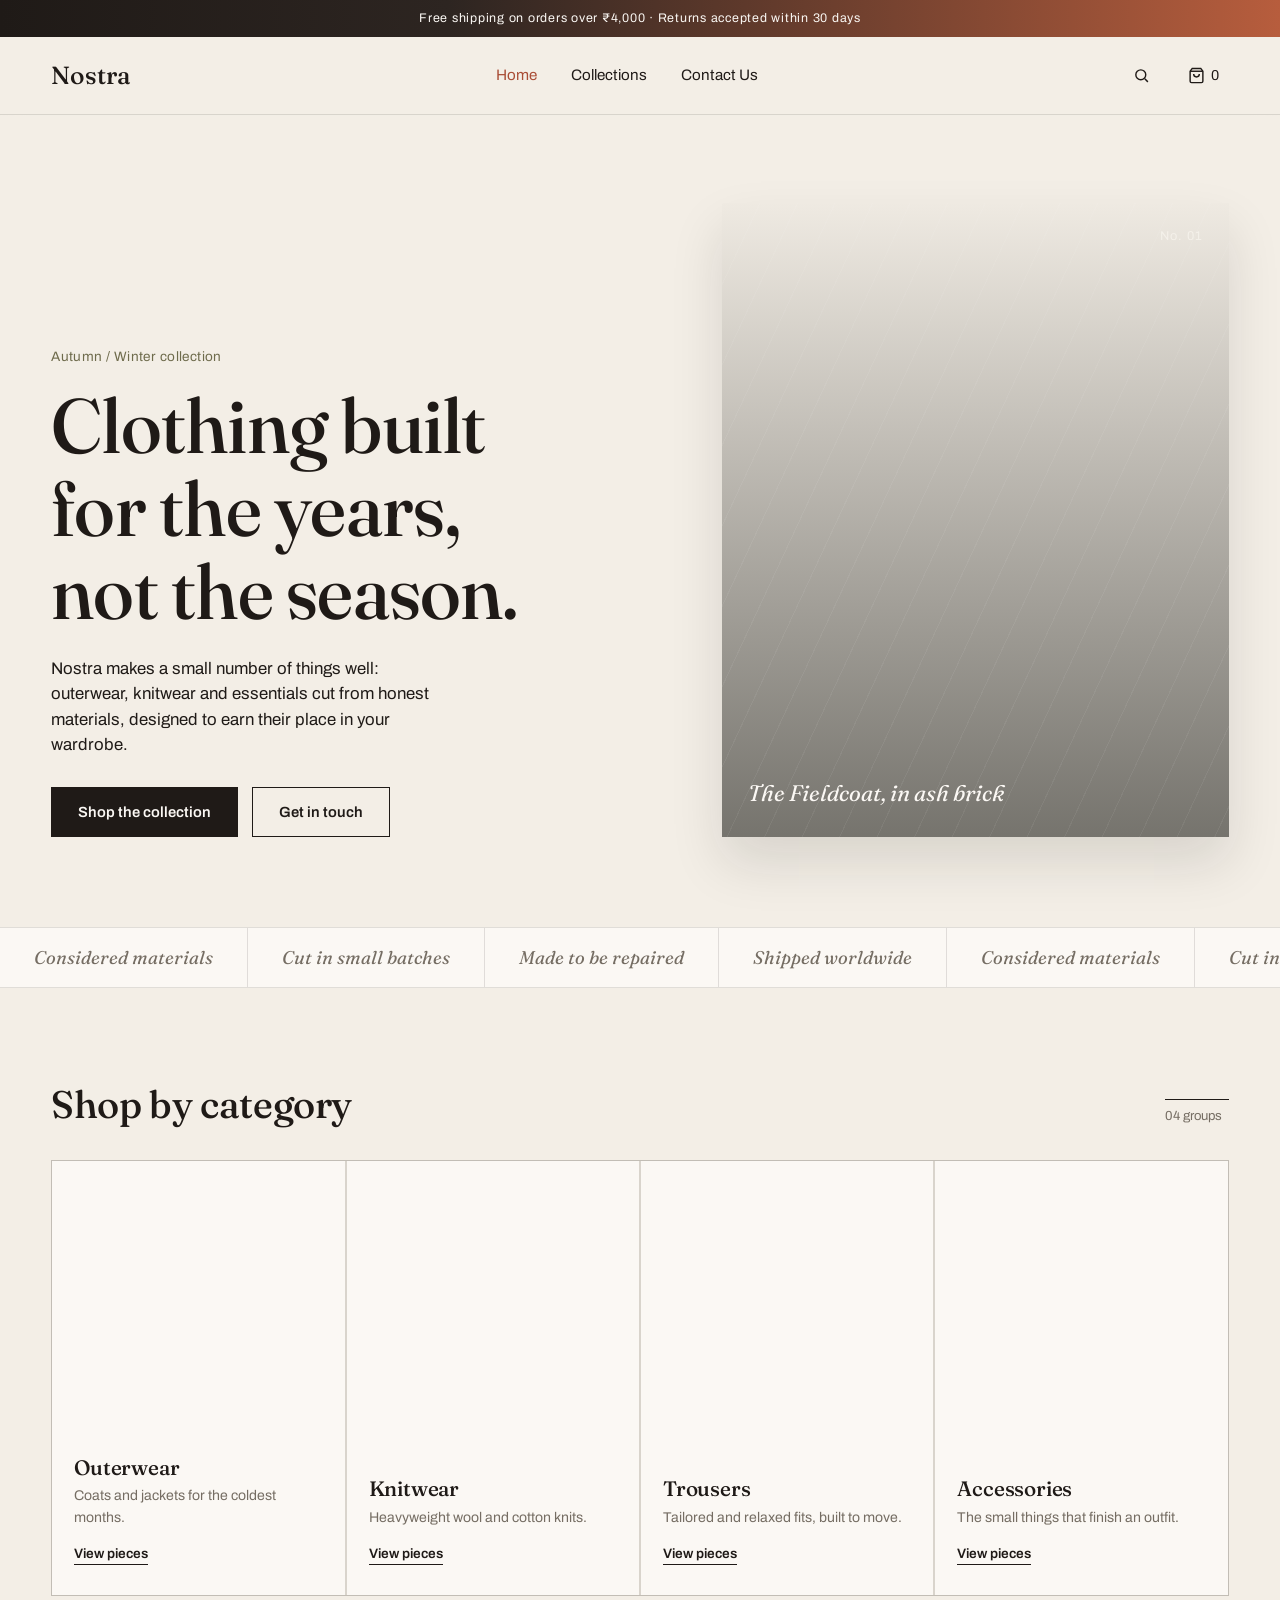
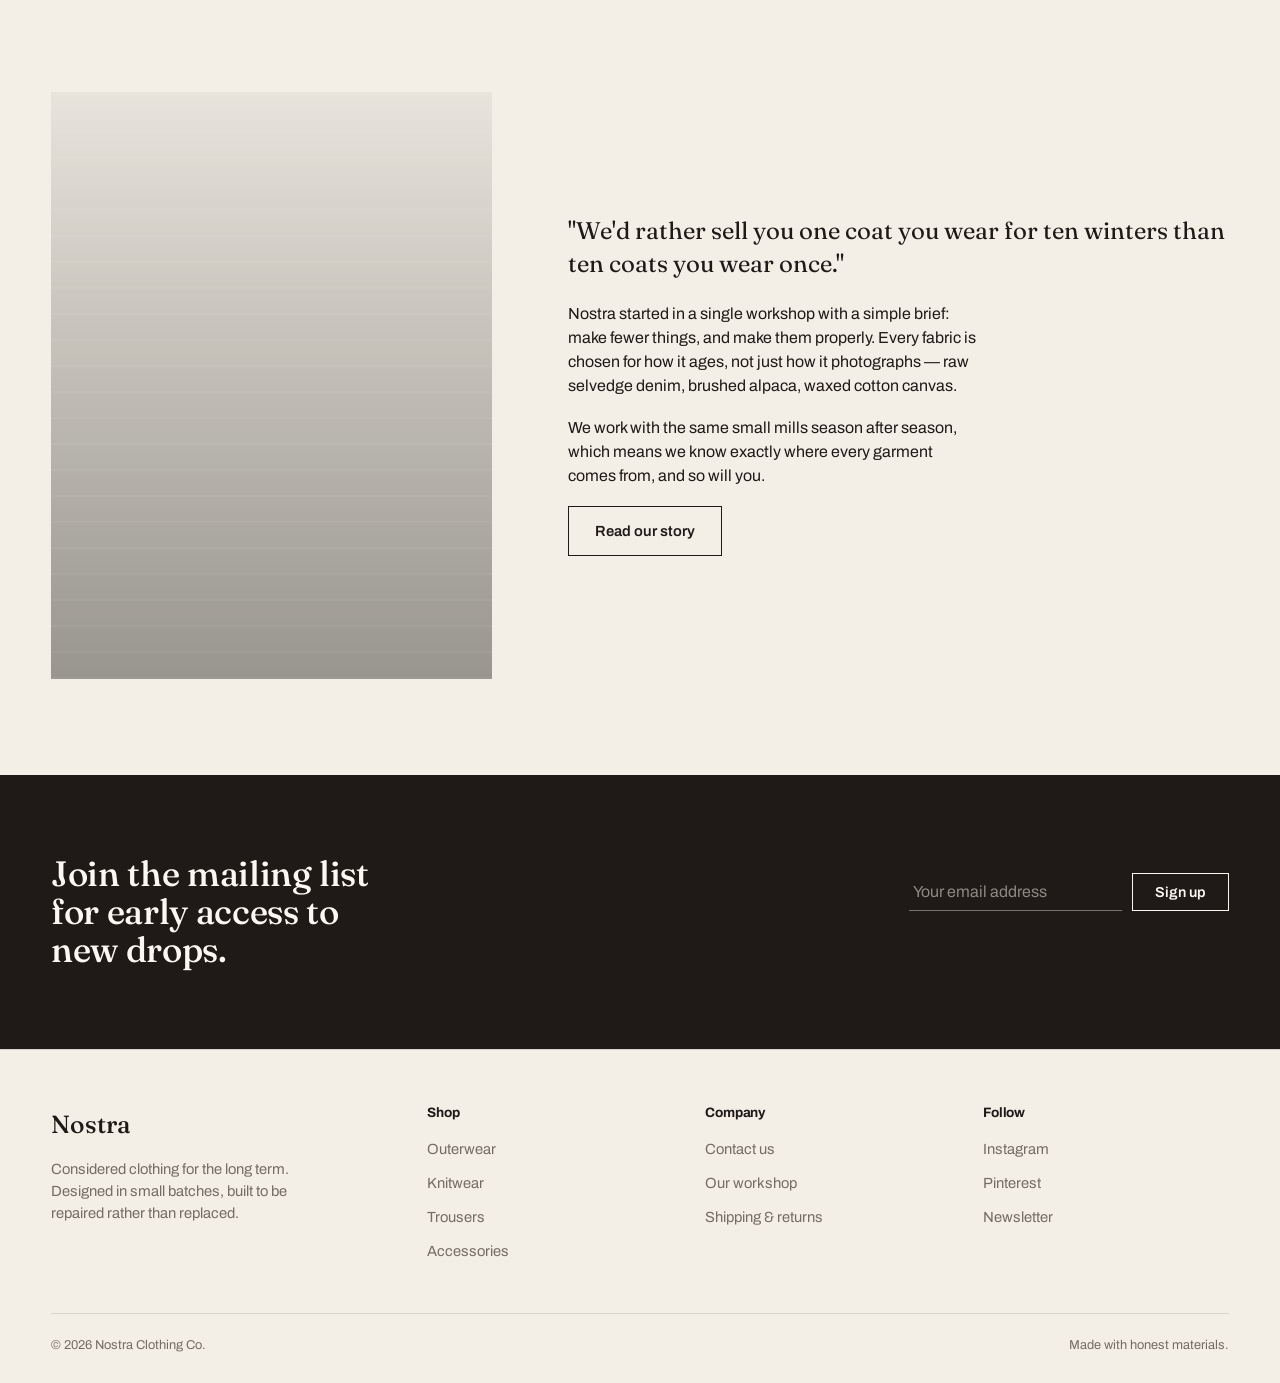
<file: index.html>
<!DOCTYPE html>
<html lang="en">
<head>
<meta charset="UTF-8">
<meta name="viewport" content="width=device-width, initial-scale=1.0">
<title>Nostra — Considered clothing, made to last</title>
<meta name="description" content="Nostra is a considered clothing label. Shop outerwear, knitwear and accessories built from honest materials.">
<link rel="stylesheet" href="style.css">
</head>
<body>

<div class="announce">Free shipping on orders over ₹4,000 · Returns accepted within 30 days</div>

<header class="site-header">
  <nav class="nav">
    <a href="index.html" class="wordmark">Nostra</a>
    <ul class="nav-links">
      <li><a href="index.html" class="active">Home</a></li>
      <li><a href="collections.html">Collections</a></li>
      <li><a href="contact.html">Contact Us</a></li>
    </ul>
    <div class="nav-actions">
      <button class="icon-btn" aria-label="Search">
        <svg width="17" height="17" viewBox="0 0 24 24" fill="none" stroke="currentColor" stroke-width="2"><circle cx="11" cy="11" r="7"/><line x1="21" y1="21" x2="16.65" y2="16.65"/></svg>
      </button>
      <a href="cart.html" class="icon-btn" aria-label="Bag">
        <svg width="17" height="17" viewBox="0 0 24 24" fill="none" stroke="currentColor" stroke-width="2"><path d="M6 2 3 6v14a2 2 0 0 0 2 2h14a2 2 0 0 0 2-2V6l-3-4Z"/><path d="M3 6h18"/><path d="M16 10a4 4 0 0 1-8 0"/></svg>
        <span>0</span>
      </a>
      <button class="nav-toggle" id="navToggle" aria-label="Menu" aria-expanded="false">
        <span></span><span></span><span></span>
      </button>
    </div>
  </nav>
  <div class="mobile-panel" id="mobilePanel">
    <a href="index.html">Home</a>
    <a href="collections.html">Collections</a>
    <a href="contact.html">Contact Us</a>
  </div>
</header>

<main>

  <section class="hero">
    <div class="wrap hero-grid">
      <div>
        <p class="hero-kicker">Autumn / Winter collection</p>
        <h1>Clothing built for the years, not the season.</h1>
        <p class="hero-sub">Nostra makes a small number of things well: outerwear, knitwear and essentials cut from honest materials, designed to earn their place in your wardrobe.</p>
        <div class="hero-actions">
          <a href="collections.html" class="btn btn-primary">Shop the collection</a>
          <a href="contact.html" class="btn btn-outline">Get in touch</a>
        </div>
      </div>
      <div class="hero-panel">
        <span class="panel-no">No. 01</span>
        <span class="panel-tag">The Fieldcoat, in ash brick</span>
      </div>
    </div>
  </section>

  <div class="marquee-strip">
    <div class="marquee-track">
      <span>Considered materials</span>
      <span>Cut in small batches</span>
      <span>Made to be repaired</span>
      <span>Shipped worldwide</span>
      <span>Considered materials</span>
      <span>Cut in small batches</span>
      <span>Made to be repaired</span>
      <span>Shipped worldwide</span>
    </div>
  </div>

  <section class="section">
    <div class="wrap">
      <div class="section-head">
        <h2>Shop by category</h2>
        <span class="section-num">04 groups</span>
      </div>
      <div class="tile-grid">
        <a class="tile" href="collections.html">
          <div class="tile-swatch sw-1"></div>
          <div>
            <h3>Outerwear</h3>
            <p>Coats and jackets for the coldest months.</p>
            <span class="tile-link">View pieces</span>
          </div>
        </a>
        <a class="tile" href="collections.html">
          <div class="tile-swatch sw-2"></div>
          <div>
            <h3>Knitwear</h3>
            <p>Heavyweight wool and cotton knits.</p>
            <span class="tile-link">View pieces</span>
          </div>
        </a>
        <a class="tile" href="collections.html">
          <div class="tile-swatch sw-5"></div>
          <div>
            <h3>Trousers</h3>
            <p>Tailored and relaxed fits, built to move.</p>
            <span class="tile-link">View pieces</span>
          </div>
        </a>
        <a class="tile" href="collections.html">
          <div class="tile-swatch sw-3"></div>
          <div>
            <h3>Accessories</h3>
            <p>The small things that finish an outfit.</p>
            <span class="tile-link">View pieces</span>
          </div>
        </a>
      </div>
    </div>
  </section>

  <section class="section" style="padding-top:0;">
    <div class="wrap editorial">
      <div class="editorial-figure"></div>
      <div class="editorial-body">
        <p class="lede">"We'd rather sell you one coat you wear for ten winters than ten coats you wear once."</p>
        <p>Nostra started in a single workshop with a simple brief: make fewer things, and make them properly. Every fabric is chosen for how it ages, not just how it photographs — raw selvedge denim, brushed alpaca, waxed cotton canvas.</p>
        <p>We work with the same small mills season after season, which means we know exactly where every garment comes from, and so will you.</p>
        <a href="contact.html" class="btn btn-outline">Read our story</a>
      </div>
    </div>
  </section>

</main>

<section class="newsletter">
  <div class="wrap newsletter-grid">
    <h2>Join the mailing list for early access to new drops.</h2>
    <div>
      <form class="newsletter-form" id="newsletterForm">
        <label for="newsletterEmail" class="visually-hidden" style="position:absolute;left:-9999px;">Email address</label>
        <input type="email" id="newsletterEmail" placeholder="Your email address" required>
        <button type="submit">Sign up</button>
      </form>
      <p class="newsletter-note" id="newsletterNote"></p>
    </div>
  </div>
</section>

<footer class="site-footer">
  <div class="wrap">
    <div class="footer-grid">
      <div class="footer-about">
        <div class="wordmark" style="margin-bottom:14px;">Nostra</div>
        <p>Considered clothing for the long term. Designed in small batches, built to be repaired rather than replaced.</p>
      </div>
      <div>
        <h4>Shop</h4>
        <ul>
          <li><a href="collections.html">Outerwear</a></li>
          <li><a href="collections.html">Knitwear</a></li>
          <li><a href="collections.html">Trousers</a></li>
          <li><a href="collections.html">Accessories</a></li>
        </ul>
      </div>
      <div>
        <h4>Company</h4>
        <ul>
          <li><a href="contact.html">Contact us</a></li>
          <li><a href="contact.html">Our workshop</a></li>
          <li><a href="contact.html">Shipping &amp; returns</a></li>
        </ul>
      </div>
      <div>
        <h4>Follow</h4>
        <ul>
          <li><a href="#">Instagram</a></li>
          <li><a href="#">Pinterest</a></li>
          <li><a href="#">Newsletter</a></li>
        </ul>
      </div>
    </div>
    <hr class="hairline">
    <div class="footer-bottom">
      <span>© 2026 Nostra Clothing Co.</span>
      <span>Made with honest materials.</span>
    </div>
  </div>
</footer>

<script src="script.js"></script>
</body>
</html>
</file>
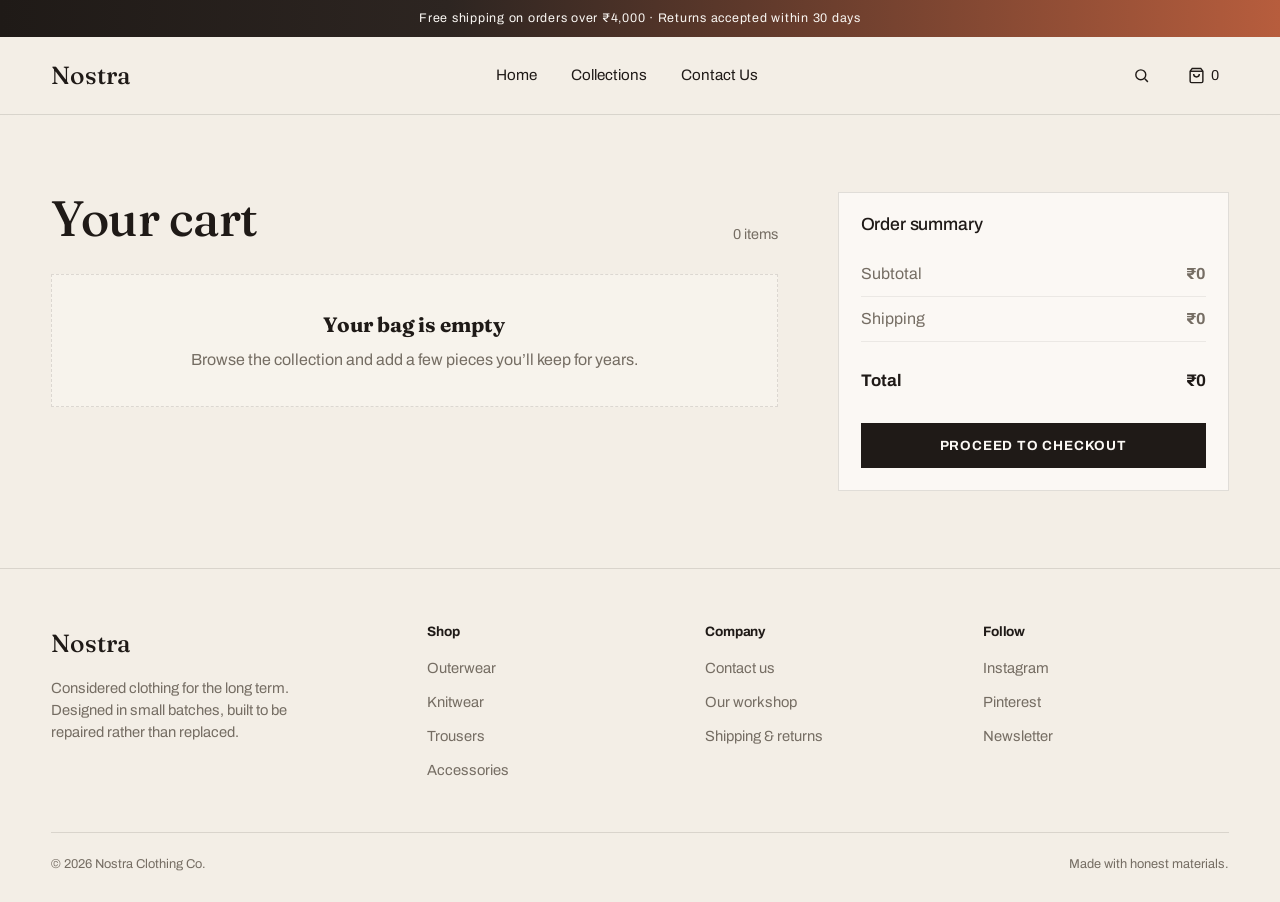
<file: cart.html>
<!DOCTYPE html>
<html lang="en">
<head>
<meta charset="UTF-8">
<meta name="viewport" content="width=device-width, initial-scale=1.0">
<title>Cart — Nostra</title>
<meta name="description" content="Review your Nostra cart and checkout your selected pieces.">
<link rel="stylesheet" href="style.css">
</head>
<body>

<div class="announce">Free shipping on orders over ₹4,000 · Returns accepted within 30 days</div>

<header class="site-header">
  <nav class="nav">
    <a href="index.html" class="wordmark">Nostra</a>
    <ul class="nav-links">
      <li><a href="index.html">Home</a></li>
      <li><a href="collections.html">Collections</a></li>
      <li><a href="contact.html">Contact Us</a></li>
    </ul>
    <div class="nav-actions">
      <button class="icon-btn" aria-label="Search">
        <svg width="17" height="17" viewBox="0 0 24 24" fill="none" stroke="currentColor" stroke-width="2"><circle cx="11" cy="11" r="7"/><line x1="21" y1="21" x2="16.65" y2="16.65"/></svg>
      </button>
      <a href="cart.html" class="icon-btn" aria-label="Bag">
        <svg width="17" height="17" viewBox="0 0 24 24" fill="none" stroke="currentColor" stroke-width="2"><path d="M6 2 3 6v14a2 2 0 0 0 2 2h14a2 2 0 0 0 2-2V6l-3-4Z"/><path d="M3 6h18"/><path d="M16 10a4 4 0 0 1-8 0"/></svg>
        <span>0</span>
      </a>
      <button class="nav-toggle" id="navToggle" aria-label="Menu" aria-expanded="false">
        <span></span><span></span><span></span>
      </button>
    </div>
  </nav>
  <div class="mobile-panel" id="mobilePanel">
    <a href="index.html">Home</a>
    <a href="collections.html">Collections</a>
    <a href="contact.html">Contact Us</a>
  </div>
</header>

<main class="cart-page">
  <div class="wrap cart-layout">
    <section>
      <div class="cart-header">
        <h1>Your cart</h1>
        <span class="cart-count" id="cartCountRow">0 items</span>
      </div>

      <div class="empty-cart" id="cartEmpty">
        <strong>Your bag is empty</strong>
        <span>Browse the collection and add a few pieces you’ll keep for years.</span>
      </div>

      <div class="cart-items" id="cartItems"></div>
    </section>

    <aside class="summary-box">
      <h2>Order summary</h2>
      <div class="summary-row">
        <span>Subtotal</span>
        <strong id="summarySubtotal">₹0</strong>
      </div>
      <div class="summary-row">
        <span>Shipping</span>
        <strong id="summaryShipping">₹0</strong>
      </div>
      <div class="summary-row total">
        <span>Total</span>
        <strong id="summaryTotal">₹0</strong>
      </div>
      <button class="checkout-btn" type="button">Proceed to checkout</button>
    </aside>
  </div>
</main>

<footer class="site-footer">
  <div class="wrap">
    <div class="footer-grid">
      <div class="footer-about">
        <div class="wordmark" style="margin-bottom:14px;">Nostra</div>
        <p>Considered clothing for the long term. Designed in small batches, built to be repaired rather than replaced.</p>
      </div>
      <div>
        <h4>Shop</h4>
        <ul>
          <li><a href="collections.html">Outerwear</a></li>
          <li><a href="collections.html">Knitwear</a></li>
          <li><a href="collections.html">Trousers</a></li>
          <li><a href="collections.html">Accessories</a></li>
        </ul>
      </div>
      <div>
        <h4>Company</h4>
        <ul>
          <li><a href="contact.html">Contact us</a></li>
          <li><a href="contact.html">Our workshop</a></li>
          <li><a href="contact.html">Shipping &amp; returns</a></li>
        </ul>
      </div>
      <div>
        <h4>Follow</h4>
        <ul>
          <li><a href="#">Instagram</a></li>
          <li><a href="#">Pinterest</a></li>
          <li><a href="#">Newsletter</a></li>
        </ul>
      </div>
    </div>
    <hr class="hairline">
    <div class="footer-bottom">
      <span>© 2026 Nostra Clothing Co.</span>
      <span>Made with honest materials.</span>
    </div>
  </div>
</footer>

<script src="script.js"></script>
</body>
</html>
</file>
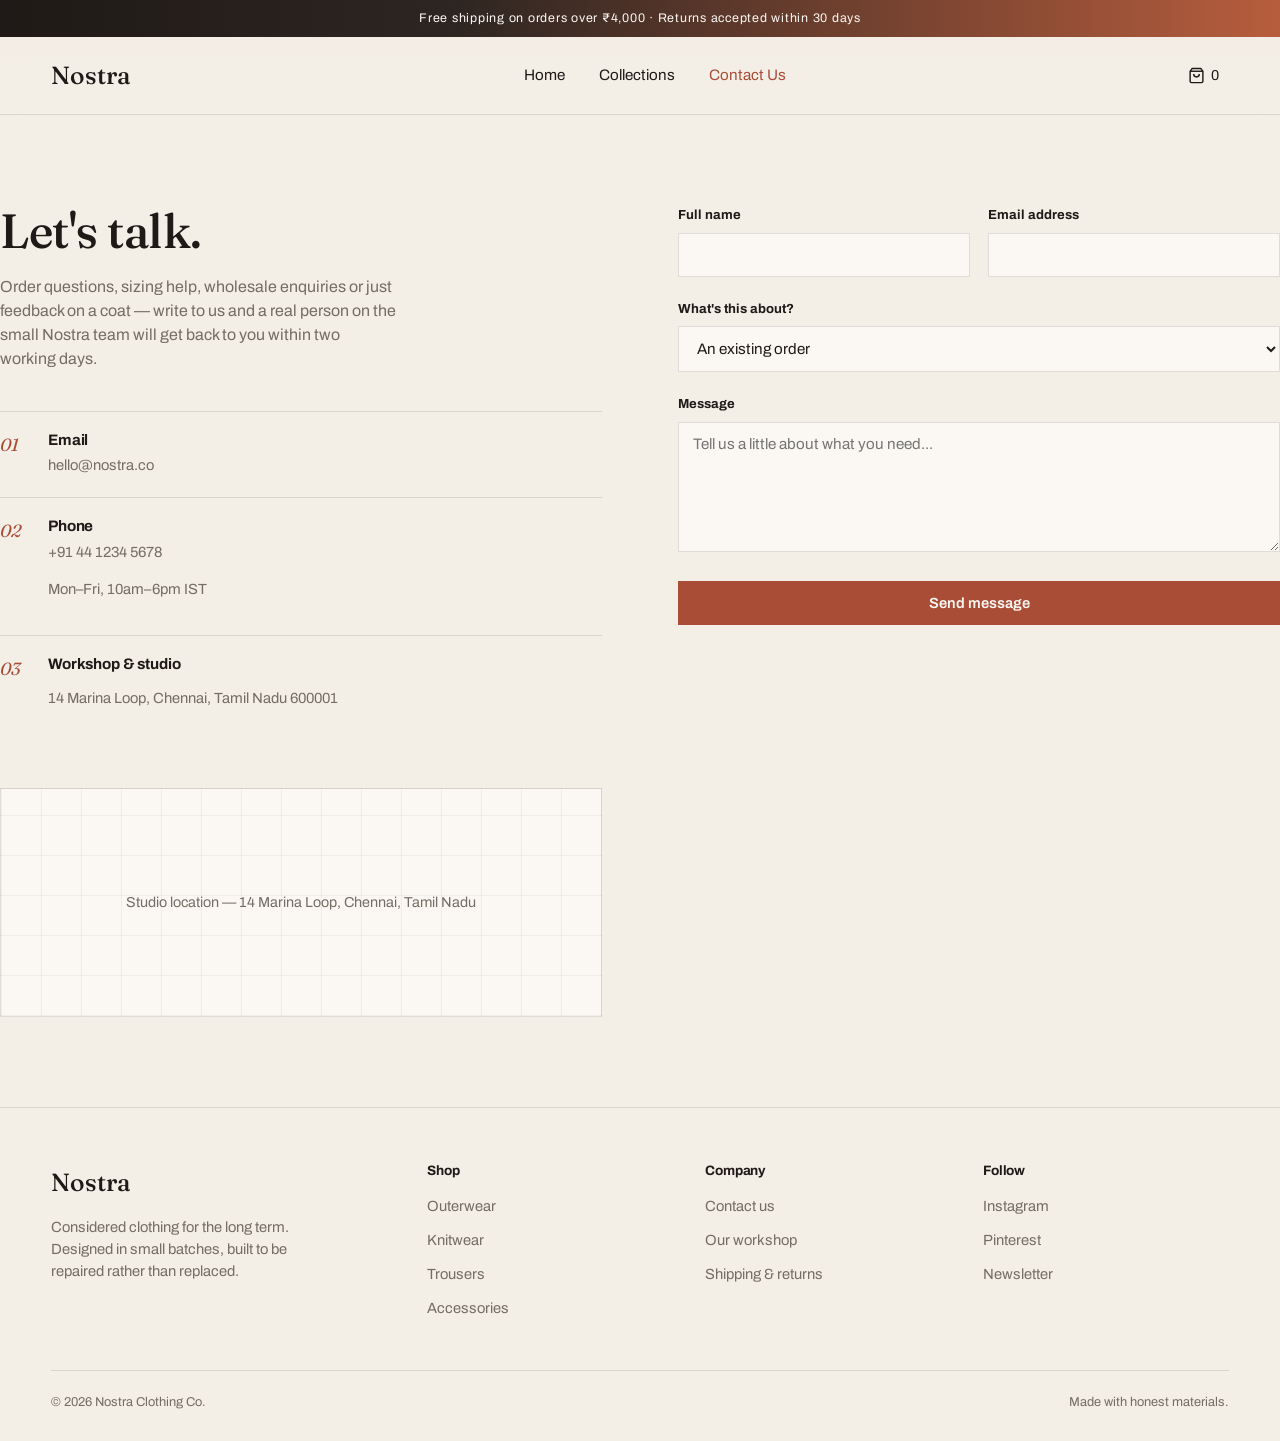
<file: contact.html>
<!DOCTYPE html>
<html lang="en">
<head>
<meta charset="UTF-8">
<meta name="viewport" content="width=device-width, initial-scale=1.0">
<title>Contact Us — Nostra</title>
<meta name="description" content="Get in touch with Nostra for order queries, wholesale enquiries or general questions.">
<link rel="stylesheet" href="style.css">
</head>
<body>

<div class="announce">Free shipping on orders over ₹4,000 · Returns accepted within 30 days</div>

<header class="site-header">
  <nav class="nav">
    <a href="index.html" class="wordmark">Nostra</a>
    <ul class="nav-links">
      <li><a href="index.html">Home</a></li>
      <li><a href="collections.html">Collections</a></li>
      <li><a href="contact.html" class="active">Contact Us</a></li>
    </ul>
    <div class="nav-actions">
      <a href="cart.html" class="icon-btn" aria-label="Bag">
        <svg width="17" height="17" viewBox="0 0 24 24" fill="none" stroke="currentColor" stroke-width="2"><path d="M6 2 3 6v14a2 2 0 0 0 2 2h14a2 2 0 0 0 2-2V6l-3-4Z"/><path d="M3 6h18"/><path d="M16 10a4 4 0 0 1-8 0"/></svg>
        <span>0</span>
      </a>
      <button class="nav-toggle" id="navToggle" aria-label="Menu" aria-expanded="false">
        <span></span><span></span><span></span>
      </button>
    </div>
  </nav>
  <div class="mobile-panel" id="mobilePanel">
    <a href="index.html">Home</a>
    <a href="collections.html">Collections</a>
    <a href="contact.html">Contact Us</a>
  </div>
</header>

<main>
  <div class="wrap contact-layout">

    <div class="contact-info">
      <h1>Let's talk.</h1>
      <p>Order questions, sizing help, wholesale enquiries or just feedback on a coat — write to us and a real person on the small Nostra team will get back to you within two working days.</p>

      <div class="info-block">
        <span class="num">01</span>
        <div>
          <h4>Email</h4>
          <a href="mailto:hello@nostra.co">hello@nostra.co</a>
        </div>
      </div>
      <div class="info-block">
        <span class="num">02</span>
        <div>
          <h4>Phone</h4>
          <a href="tel:+914412345678">+91 44 1234 5678</a>
          <p>Mon–Fri, 10am–6pm IST</p>
        </div>
      </div>
      <div class="info-block">
        <span class="num">03</span>
        <div>
          <h4>Workshop &amp; studio</h4>
          <p>14 Marina Loop, Chennai, Tamil Nadu 600001</p>
        </div>
      </div>

      <div class="map-panel">Studio location — 14 Marina Loop, Chennai, Tamil Nadu</div>
    </div>

    <div>
      <form id="contactForm" novalidate>
        <div class="form-row">
          <div class="form-field">
            <label for="fullName">Full name</label>
            <input type="text" id="fullName" name="fullName" required>
          </div>
          <div class="form-field">
            <label for="email">Email address</label>
            <input type="email" id="email" name="email" required>
          </div>
        </div>

        <div class="form-field">
          <label for="topic">What's this about?</label>
          <select id="topic" name="topic">
            <option value="order">An existing order</option>
            <option value="sizing">Sizing help</option>
            <option value="wholesale">Wholesale enquiry</option>
            <option value="other">Something else</option>
          </select>
        </div>

        <div class="form-field">
          <label for="message">Message</label>
          <textarea id="message" name="message" required placeholder="Tell us a little about what you need..."></textarea>
        </div>

        <button type="submit" class="btn btn-brick btn-full">Send message</button>
        <p class="form-status" id="formStatus" role="status"></p>
      </form>
    </div>

  </div>
</main>

<footer class="site-footer">
  <div class="wrap">
    <div class="footer-grid">
      <div class="footer-about">
        <div class="wordmark" style="margin-bottom:14px;">Nostra</div>
        <p>Considered clothing for the long term. Designed in small batches, built to be repaired rather than replaced.</p>
      </div>
      <div>
        <h4>Shop</h4>
        <ul>
          <li><a href="collections.html">Outerwear</a></li>
          <li><a href="collections.html">Knitwear</a></li>
          <li><a href="collections.html">Trousers</a></li>
          <li><a href="collections.html">Accessories</a></li>
        </ul>
      </div>
      <div>
        <h4>Company</h4>
        <ul>
          <li><a href="contact.html">Contact us</a></li>
          <li><a href="contact.html">Our workshop</a></li>
          <li><a href="contact.html">Shipping &amp; returns</a></li>
        </ul>
      </div>
      <div>
        <h4>Follow</h4>
        <ul>
          <li><a href="#">Instagram</a></li>
          <li><a href="#">Pinterest</a></li>
          <li><a href="#">Newsletter</a></li>
        </ul>
      </div>
    </div>
    <hr class="hairline">
    <div class="footer-bottom">
      <span>© 2026 Nostra Clothing Co.</span>
      <span>Made with honest materials.</span>
    </div>
  </div>
</footer>

<script src="script.js"></script>
</body>
</html>
</file>
<file: style.css>
/* ============================================================
   NOSTRA — stylesheet
   Editorial-minimal fashion e-commerce.
   ============================================================ */

@import url('https://fonts.googleapis.com/css2?family=Fraunces:ital,opsz,wght@0,9..144,300;0,9..144,400;0,9..144,500;0,9..144,600;1,9..144,400&family=Archivo:wght@400;500;600;700&display=swap');

:root{
  --ink:      #1f1a17;
  --bone:     #f3eee6;
  --paper:    #fbf8f4;
  --sand:     #e5d7c4;
  --terracotta:#b75d3d;
  --brick:    #a94d36;
  --brick-dk: #7c3523;
  --olive:    #6e6b4c;
  --sage:     #81907a;
  --stone:    #756d63;
  --line:     rgba(31,26,23,0.12);
  --line-soft:rgba(31,26,23,0.07);

  --serif: 'Fraunces', Georgia, serif;
  --sans:  'Archivo', -apple-system, BlinkMacSystemFont, 'Segoe UI', sans-serif;

  --gutter: clamp(20px, 4vw, 56px);
  --maxw: 1280px;
}

*{ box-sizing: border-box; }
html{ scroll-behavior: smooth; }

@media (prefers-reduced-motion: reduce){
  html{ scroll-behavior: auto; }
  *{ animation-duration: 0.001ms !important; transition-duration: 0.001ms !important; }
}

body{
  margin:0;
  background: var(--bone);
  color: var(--ink);
  font-family: var(--sans);
  font-size: 16px;
  line-height: 1.5;
  -webkit-font-smoothing: antialiased;
}

img{ max-width:100%; display:block; }
a{ color:inherit; text-decoration:none; }
button{ font-family:inherit; cursor:pointer; }
ul{ margin:0; padding:0; list-style:none; }

h1,h2,h3,h4{
  font-family: var(--serif);
  font-weight: 500;
  line-height: 1.08;
  margin: 0;
  letter-spacing: -0.01em;
}

:focus-visible{
  outline: 2px solid var(--brick);
  outline-offset: 3px;
}

.wrap{
  max-width: var(--maxw);
  margin: 0 auto;
  padding-left: var(--gutter);
  padding-right: var(--gutter);
}

.hairline{
  border: none;
  border-top: 1px solid var(--line);
  margin: 0;
}

/* ---------- announcement bar ---------- */
.announce{
  background: linear-gradient(90deg, var(--ink), #2d2521 35%, var(--terracotta));
  color: var(--paper);
  text-align: center;
  font-size: 0.78rem;
  letter-spacing: 0.06em;
  padding: 9px var(--gutter);
}

/* header / nav  */
.site-header{
  position: sticky;
  top: 0;
  z-index: 40;
  background: rgba(243, 238, 230, 0.9);
  backdrop-filter: blur(12px);
  border-bottom: 1px solid var(--line);
}

.nav{
  display: flex;
  align-items: center;
  justify-content: space-between;
  padding: 20px var(--gutter);
  max-width: var(--maxw);
  margin: 0 auto;
  gap: 20px;
}

.wordmark{
  font-family: var(--serif);
  font-size: 1.55rem;
  font-weight: 500;
  letter-spacing: 0.01em;
  white-space: nowrap;
}

.nav-links{
  display: flex;
  gap: 34px;
  font-size: 0.95rem;
}

.nav-links a{
  position: relative;
  padding-bottom: 3px;
  transition: color 0.25s ease, transform 0.25s ease;
}
.nav-links a.active{ color: var(--brick); }
.nav-links a::after{
  content:"";
  position:absolute;
  left:0; right:0; bottom:-2px;
  height:1px;
  background: var(--brick);
  transform: scaleX(0);
  transform-origin: left;
  transition: transform 0.25s ease;
}
.nav-links a:hover{
  color: var(--brick);
  transform: translateY(-1px);
}
.nav-links a:hover::after{ transform: scaleX(1); }

.nav-actions{
  display:flex;
  align-items:center;
  gap:18px;
  font-size:0.9rem;
}

.icon-btn{
  background:none; border:none; color:var(--ink);
  display:flex; align-items:center; gap:6px;
  font-size: 0.9rem;
  padding: 8px 10px;
  border-radius: 999px;
  transition: background 0.25s ease, transform 0.25s ease, color 0.25s ease, box-shadow 0.25s ease;
}
.icon-btn:hover{
  background: rgba(185, 93, 61, 0.08);
  color: var(--brick);
  transform: translateY(-1px);
  box-shadow: 0 6px 18px rgba(31, 26, 23, 0.06);
}

.nav-toggle{
  display:none;
  flex-direction:column;
  gap:5px;
  background:none;
  border:none;
  padding:4px;
}
.nav-toggle span{
  width:22px; height:1.5px; background:var(--ink); display:block;
}

.mobile-panel{
  display:none;
  flex-direction:column;
  padding: 4px var(--gutter) 24px;
  gap: 2px;
  border-top:1px solid var(--line);
}
.mobile-panel.open{ display:flex; }
.mobile-panel a{
  padding: 12px 0;
  border-bottom: 1px solid var(--line-soft);
  font-size: 1rem;
}

@media (max-width: 860px){
  .nav-links{ display:none; }
  .nav-toggle{ display:flex; }
}

/* ---------- buttons ---------- */
.btn{
  display:inline-flex;
  align-items:center;
  justify-content:center;
  gap:8px;
  padding: 13px 26px;
  border: 1px solid var(--ink);
  background: transparent;
  color: var(--ink);
  font-size: 0.92rem;
  font-weight: 600;
  transition: background 0.25s ease, color 0.25s ease, border-color 0.25s ease, transform 0.25s ease, box-shadow 0.25s ease;
}
.btn:hover{
  transform: translateY(-2px);
  box-shadow: 0 12px 24px rgba(27, 27, 22, 0.08);
}
.btn-primary{
  background: var(--ink);
  color: var(--paper);
}
.btn-primary:hover{ background: var(--terracotta); border-color: var(--terracotta); }
.btn-outline:hover{ background: var(--ink); color: var(--paper); }
.btn-brick{
  background: var(--brick);
  border-color: var(--brick);
  color: var(--paper);
}
.btn-brick:hover{ background: var(--brick-dk); border-color: var(--brick-dk); }
.btn-full{ width:100%; }
.btn[disabled]{ opacity:0.45; cursor:not-allowed; }

/* ============================================================
   HOME
   ============================================================ */

.hero{
  padding: clamp(40px, 7vw, 88px) 0 0;
}
.hero-grid{
  display:grid;
  grid-template-columns: 1.1fr 0.9fr;
  gap: var(--gutter);
  align-items: end;
}
.hero-kicker{
  font-size: 0.85rem;
  color: var(--olive);
  letter-spacing: 0.03em;
  margin-bottom: 18px;
}
.hero h1{
  font-size: clamp(2.6rem, 6vw, 5rem);
  max-width: 11ch;
}
.hero-sub{
  margin-top: 22px;
  max-width: 40ch;
  color: var(--ink);
  font-size: 1.05rem;
}
.hero-actions{
  margin-top: 30px;
  display:flex;
  gap: 14px;
  flex-wrap: wrap;
}

.hero-panel{
  aspect-ratio: 4/5;
  position: relative;
  overflow:hidden;
  background:
    linear-gradient(180deg, rgba(27,27,22,0.02), rgba(27,27,22,0.58)),
    url('https://images.unsplash.com/photo-1551488831-00ddcb6c6bd3?auto=format&fit=crop&w=1200&q=90') center/cover;
  transform: translateY(0);
  transition: transform 0.45s ease, box-shadow 0.45s ease;
  box-shadow: 0 26px 50px rgba(27, 27, 22, 0.12);
  animation: floatPanel 8s ease-in-out infinite;
}
.hero-panel:hover{
  transform: translateY(-4px) scale(1.01);
  box-shadow: 0 30px 60px rgba(27, 27, 22, 0.18);
}
.hero-panel::before{
  content:"";
  position:absolute; inset:0;
  background-image: repeating-linear-gradient(115deg, rgba(255,255,255,0.06) 0px, rgba(255,255,255,0.06) 1px, transparent 1px, transparent 34px);
}
@keyframes floatPanel{
  0%, 100% { transform: translateY(0px); }
  50% { transform: translateY(-8px); }
}
.hero-panel .panel-tag{
  position:absolute;
  bottom: 26px; left: 26px; right:26px;
  color: var(--paper);
  font-family: var(--serif);
  font-size: 1.4rem;
  font-style: italic;
  font-weight: 400;
}
.hero-panel .panel-no{
  position:absolute;
  top:24px; right:26px;
  color: rgba(250,247,241,0.65);
  font-size: 0.8rem;
  letter-spacing: 0.08em;
}

@media (max-width: 780px){
  .hero-grid{ grid-template-columns: 1fr; }
  .hero-panel{ aspect-ratio: 16/10; }
}

/* marquee strip */
.marquee-strip{
  border-top: 1px solid var(--line);
  border-bottom: 1px solid var(--line);
  margin-top: clamp(50px, 7vw, 90px);
  overflow: hidden;
  background: var(--paper);
}
.marquee-track{
  display:flex;
  white-space: nowrap;
  width: max-content;
  animation: scroll-left 26s linear infinite;
}
.marquee-track span{
  font-family: var(--serif);
  font-style: italic;
  font-size: 1.15rem;
  padding: 16px 34px;
  color: var(--stone);
  border-right: 1px solid var(--line);
}
@keyframes scroll-left{
  from{ transform: translateX(0); }
  to{ transform: translateX(-50%); }
}

/* section heading */
.section-head{
  display:flex;
  justify-content: space-between;
  align-items: flex-end;
  gap: 20px;
  margin-bottom: 34px;
  flex-wrap: wrap;
}
.section-head h2{ font-size: clamp(1.7rem, 3vw, 2.4rem); }
.section-num{
  font-size: 0.82rem;
  color: var(--stone);
  border-top: 1px solid var(--ink);
  padding-top: 6px;
  min-width: 64px;
}

.section{ padding: clamp(56px, 8vw, 96px) 0; }

/* category tiles */
.tile-grid{
  display:grid;
  grid-template-columns: repeat(4, 1fr);
  gap: 2px;
  background: var(--line);
  border: 1px solid var(--line);
}
.tile{
  background: var(--paper);
  padding: 30px 22px;
  min-height: 300px;
  display:flex;
  flex-direction: column;
  justify-content: space-between;
  position: relative;
  transition: background 0.25s ease, transform 0.3s ease, box-shadow 0.3s ease;
  overflow: hidden;
}
.tile:hover{
  background: var(--bone);
  transform: translateY(-4px);
  box-shadow: 0 18px 35px rgba(27, 27, 22, 0.08);
}
.tile-swatch{
  width: 100%;
  aspect-ratio: 1/1;
  margin-bottom: 18px;
  background-position: center;
  background-size: cover;
  transition: transform 0.35s ease, filter 0.35s ease;
}
.tile:hover .tile-swatch{
  transform: scale(1.04);
  filter: saturate(1.1);
}
.tile h3{
  font-size: 1.3rem;
  margin-bottom: 6px;
}
.tile p{ color: var(--stone); font-size: 0.88rem; margin:0; }
.tile-link{
  margin-top: 16px;
  font-size: 0.85rem;
  font-weight: 600;
  display:inline-block;
  border-bottom: 1px solid var(--ink);
  align-self:flex-start;
}

@media (max-width: 980px){
  .tile-grid{ grid-template-columns: repeat(2, 1fr); }
}
@media (max-width: 560px){
  .tile-grid{ grid-template-columns: 1fr; }
}

/* editorial split */
.editorial{
  display:grid;
  grid-template-columns: 0.8fr 1.2fr;
  gap: clamp(30px, 6vw, 80px);
  align-items: center;
}
.editorial-figure{
  aspect-ratio: 3/4;
  background:
    linear-gradient(180deg, rgba(27,27,22,0.05), rgba(27,27,22,0.42)),
    url('https://images.unsplash.com/photo-1529139574466-a303027c1d8b?auto=format&fit=crop&w=900&q=90') center/cover;
  position: relative;
  overflow:hidden;
}
.editorial-figure::after{
  content:"";
  position:absolute; inset:0;
  background-image: repeating-linear-gradient(0deg, rgba(255,255,255,0.05) 0 2px, transparent 2px 26px);
}
.editorial-body p{ margin: 0 0 18px; max-width: 46ch; color: var(--ink); }
.editorial-body .lede{
  font-family: var(--serif);
  font-size: 1.5rem;
  line-height: 1.35;
  margin-bottom: 22px;
}
@media (max-width: 780px){
  .editorial{ grid-template-columns: 1fr; }
}

/* newsletter */
.newsletter{
  background: var(--ink);
  color: var(--paper);
  padding: clamp(50px, 7vw, 80px) 0;
}
.newsletter-grid{
  display:flex;
  justify-content: space-between;
  align-items: center;
  gap: 30px;
  flex-wrap: wrap;
}
.newsletter h2{ color: var(--paper); font-size: clamp(1.6rem, 3vw, 2.2rem); max-width: 14ch; }
.newsletter-form{
  display:flex;
  gap: 10px;
  min-width: 320px;
  flex: 1;
  max-width: 440px;
}
.newsletter-form input{
  flex:1;
  background: transparent;
  border: none;
  border-bottom: 1px solid rgba(250,247,241,0.4);
  color: var(--paper);
  font-size: 1rem;
  padding: 10px 4px;
  font-family: var(--sans);
}
.newsletter-form input::placeholder{ color: rgba(250,247,241,0.5); }
.newsletter-form input:focus{ outline:none; border-color: var(--paper); }
.newsletter-form button{
  background: none;
  border: 1px solid var(--paper);
  color: var(--paper);
  padding: 0 22px;
  font-weight: 600;
  font-size: 0.9rem;
  white-space: nowrap;
}
.newsletter-form button:hover{ background: var(--paper); color: var(--ink); }
.newsletter-note{
  margin-top: 12px;
  font-size: 0.8rem;
  color: rgba(250,247,241,0.55);
  min-height: 1.2em;
}

/* FOOTER*/
.site-footer{
  border-top: 1px solid var(--line);
  padding: 56px 0 28px;
  background: var(--bone);
}
.footer-grid{
  display:grid;
  grid-template-columns: 1.4fr 1fr 1fr 1fr;
  gap: 32px;
  padding-bottom: 40px;
}
.footer-grid h4{
  font-family: var(--sans);
  font-size: 0.85rem;
  font-weight: 700;
  margin-bottom: 16px;
}
.footer-grid ul li{ margin-bottom: 10px; }
.footer-grid ul a{ color: var(--stone); font-size: 0.92rem; }
.footer-grid ul a:hover{ color: var(--ink); }
.footer-about p{ color: var(--stone); max-width: 34ch; font-size: 0.92rem; }
.footer-bottom{
  display:flex;
  justify-content: space-between;
  padding-top: 22px;
  font-size: 0.8rem;
  color: var(--stone);
  flex-wrap: wrap;
  gap: 10px;
}
@media (max-width: 780px){
  .footer-grid{ grid-template-columns: 1fr 1fr; }
}
@media (max-width: 480px){
  .footer-grid{ grid-template-columns: 1fr; }
}

/* COLLECTIONS PAGE */
.page-header{
  padding: 44px 0 30px;
  border-bottom: 1px solid var(--line);
}
.page-header .hero-kicker{ margin-bottom: 10px; }
.page-header h1{ font-size: clamp(2.1rem, 4.5vw, 3.2rem); }
.page-header p{ margin-top: 14px; max-width: 52ch; color: var(--stone); }

.shop-toolbar{
  position: sticky;
  top: 73px;
  z-index: 30;
  background: var(--bone);
  border-bottom: 1px solid var(--line);
  padding: 18px 0;
}
.toolbar-row{
  display:flex;
  align-items:center;
  gap: 22px;
  flex-wrap: wrap;
}
.search-field{
  position: relative;
  flex: 1;
  min-width: 220px;
  max-width: 420px;
}
.search-field input{
  width: 100%;
  padding: 12px 14px 12px 38px;
  border: 1px solid var(--line);
  background: var(--paper);
  font-family: var(--sans);
  font-size: 0.95rem;
  color: var(--ink);
  transition: border-color 0.2s ease, box-shadow 0.2s ease, transform 0.2s ease;
}
.search-field input:focus{
  outline: none;
  border-color: var(--ink);
  box-shadow: 0 8px 24px rgba(27, 27, 22, 0.06);
  transform: translateY(-1px);
}
.search-field svg{
  position:absolute;
  left: 12px; top: 50%;
  transform: translateY(-50%);
  width:16px; height:16px;
  stroke: var(--stone);
}
.sort-field select{
  border: 1px solid var(--line);
  background: var(--paper);
  padding: 12px 14px;
  font-family: var(--sans);
  font-size: 0.9rem;
  color: var(--ink);
}
.results-count{
  margin-left: auto;
  font-size: 0.85rem;
  color: var(--stone);
}

.shop-body{
  display:grid;
  grid-template-columns: 240px 1fr;
  gap: var(--gutter);
  padding-top: 40px;
}

.filters{
  align-self: start;
  position: sticky;
  top: 150px;
}
.filter-group{
  padding: 18px 0;
  border-bottom: 1px solid var(--line);
}
.filter-group:first-child{ padding-top: 0; }
.filter-title{
  font-weight: 700;
  font-size: 0.85rem;
  margin-bottom: 14px;
  display:flex;
  justify-content: space-between;
}
.filter-option{
  display:flex;
  align-items:center;
  gap: 10px;
  font-size: 0.92rem;
  padding: 6px 0;
  color: var(--ink);
  cursor: pointer;
}
.filter-option input{ accent-color: var(--brick); width:15px; height:15px; }
.filter-option .count{ margin-left:auto; color: var(--stone); font-size: 0.82rem; }

.price-inputs{
  display:flex;
  align-items:center;
  gap:8px;
  margin-top: 4px;
}
.price-inputs input[type="range"]{
  width:100%;
  accent-color: var(--brick);
}
.price-readout{
  font-size: 0.85rem;
  color: var(--stone);
  margin-top: 6px;
}

.clear-filters{
  margin-top: 18px;
  font-size: 0.85rem;
  font-weight: 600;
  border-bottom: 1px solid var(--ink);
  display:inline-block;
}

.mobile-filter-toggle{
  display:none;
  border: 1px solid var(--ink);
  background: none;
  padding: 11px 18px;
  font-size: 0.88rem;
  font-weight: 600;
  gap:8px;
  align-items:center;
}

@media (max-width: 900px){
  .shop-body{ grid-template-columns: 1fr; }
  .filters{
    display:none;
    position: static;
    border: 1px solid var(--line);
    padding: 18px 20px;
    margin-bottom: 26px;
    background: var(--paper);
  }
  .filters.open{ display:block; }
  .mobile-filter-toggle{ display:inline-flex; }
}

.product-grid{
  display:grid;
  grid-template-columns: repeat(3, 1fr);
  gap: 28px 22px;
}
@media (max-width: 900px){
  .product-grid{ grid-template-columns: repeat(2, 1fr); }
}
@media (max-width: 520px){
  .product-grid{ grid-template-columns: 1fr; gap: 34px; }
}

.card{
  display:flex;
  flex-direction: column;
  transition: transform 0.3s ease, box-shadow 0.3s ease;
}
.card:hover{
  transform: translateY(-4px);
}
.card-media{
  aspect-ratio: 3/4;
  position: relative;
  overflow: hidden;
  margin-bottom: 14px;
  border: 1px solid rgba(27, 27, 22, 0.08);
  box-shadow: 0 10px 24px rgba(27, 27, 22, 0.04);
}
.card-media .swatch{ width:100%; height:100%; }
.card-media img{
  width:100%;
  height:100%;
  object-fit:cover;
  transition: transform 0.45s ease, filter 0.45s ease;
}
.card:hover .card-media img{ transform: scale(1.05); filter: saturate(1.08); }
.card-tag{
  position:absolute;
  top: 10px; left: 10px;
  background: var(--paper);
  color: var(--ink);
  font-size: 0.72rem;
  font-weight: 700;
  padding: 4px 9px;
  letter-spacing: 0.03em;
  border-radius: 999px;
  box-shadow: 0 10px 18px rgba(27, 27, 22, 0.08);
}
.card-tag.sale{ background: linear-gradient(135deg, var(--terracotta), var(--brick)); color: var(--paper); }
.card h3{
  font-size: 1.02rem;
  font-family: var(--sans);
  font-weight: 600;
  margin-bottom: 4px;
}
.card .cat{
  font-size: 0.8rem;
  color: var(--stone);
  margin-bottom: 6px;
}
.card .price{
  font-size: 0.95rem;
  font-weight: 600;
}
.card .price .was{
  text-decoration: line-through;
  color: var(--stone);
  font-weight: 400;
  margin-right: 6px;
}
.card-actions{
  margin-top: 14px;
}
.add-to-cart-btn{
  width: 100%;
  border: 1px solid var(--ink);
  background: var(--ink);
  color: var(--paper);
  padding: 10px 14px;
  font-size: 0.8rem;
  font-weight: 700;
  letter-spacing: 0.06em;
  text-transform: uppercase;
  transition: background 0.25s ease, border-color 0.25s ease, color 0.25s ease, transform 0.25s ease, box-shadow 0.25s ease;
}
.add-to-cart-btn:hover{
  background: linear-gradient(135deg, var(--terracotta), var(--brick));
  border-color: var(--terracotta);
  transform: translateY(-2px);
  box-shadow: 0 12px 22px rgba(169, 77, 54, 0.18);
}
.add-to-cart-btn:disabled{
  background: var(--olive);
  border-color: var(--olive);
  color: var(--paper);
  cursor: default;
}

.no-results{
  grid-column: 1/-1;
  text-align: center;
  padding: 70px 20px;
  color: var(--stone);
}
.no-results strong{ display:block; color: var(--ink); font-size:1.2rem; margin-bottom:8px; font-family: var(--serif); }

/* swatch color variants for placeholder product art */
.sw-1{ background: linear-gradient(160deg,#a8402a,#5f2116); }
.sw-2{ background: linear-gradient(160deg,#6e6b4e,#3b3a29); }
.sw-3{ background: linear-gradient(160deg,#8c8674,#4a473b); }
.sw-4{ background: linear-gradient(160deg,#2c2c25,#000); }
.sw-5{ background: linear-gradient(160deg,#c2a98a,#7a6248); }
.sw-6{ background: linear-gradient(160deg,#7c8b74,#3f4a38); }
.sw-7{ background: linear-gradient(160deg,#b56a4a,#7d3924); }
.sw-8{ background: linear-gradient(160deg,#4c4a3f,#1b1b16); }

.tile .sw-1{ background-image: url('https://images.unsplash.com/photo-1551488831-00ddcb6c6bd3?auto=format&fit=crop&w=700&q=85'); }
.tile .sw-2{ background-image: url('https://images.unsplash.com/photo-1576566588028-4147f3842f27?auto=format&fit=crop&w=700&q=85'); }
.tile .sw-3{ background-image: url('https://images.unsplash.com/photo-1520903920243-00d872a2d1c9?auto=format&fit=crop&w=700&q=85'); }
.tile .sw-5{ background-image: url('https://images.unsplash.com/photo-1594633312681-425c7b97ccd1?auto=format&fit=crop&w=700&q=85'); }

/* ============================================================
   CART PAGE
   ============================================================ */
.cart-page{
  padding: clamp(40px, 6vw, 80px) 0;
}
.cart-layout{
  display:grid;
  grid-template-columns: 1.3fr 0.7fr;
  gap: clamp(30px, 5vw, 60px);
  align-items: start;
}
.cart-header{
  display:flex;
  justify-content: space-between;
  align-items:end;
  gap: 20px;
  margin-bottom: 28px;
  flex-wrap: wrap;
}
.cart-header h1{
  font-size: clamp(2.1rem, 4vw, 3.1rem);
}
.cart-count{
  font-size: 0.9rem;
  color: var(--stone);
}
.cart-items{
  display:flex;
  flex-direction:column;
  gap: 18px;
}
.cart-item{
  display:flex;
  align-items:center;
  justify-content:space-between;
  gap: 18px;
  padding: 18px 20px;
  background: rgba(250,247,241,0.75);
  border: 1px solid var(--line);
}
.cart-product{
  display:flex;
  align-items:center;
  gap: 18px;
  flex: 1;
}
.cart-product img{
  width: 110px;
  height: 130px;
  object-fit: cover;
  border: 1px solid var(--line);
}
.cart-product h3{
  font-family: var(--sans);
  font-size: 1rem;
  font-weight: 600;
  margin-bottom: 4px;
}
.cart-product p{
  font-size: 0.8rem;
  color: var(--stone);
  margin: 0;
}
.cart-meta{
  display:flex;
  align-items:center;
  gap: 18px;
  flex-wrap: wrap;
}
.qty-box{
  display:flex;
  align-items:center;
  border: 1px solid var(--line);
  background: var(--paper);
}
.qty-btn{
  width: 32px;
  height: 32px;
  border: none;
  background: transparent;
  color: var(--ink);
  font-size: 1.15rem;
  cursor: pointer;
}
.qty-box span{
  width: 32px;
  text-align:center;
  font-size: 0.9rem;
  font-weight: 600;
}
.cart-meta strong{
  min-width: 86px;
  text-align: right;
}
.remove-item{
  border: none;
  background: none;
  color: var(--stone);
  font-size: 0.8rem;
  text-decoration: underline;
  cursor: pointer;
}
.summary-box{
  background: var(--paper);
  border: 1px solid var(--line);
  padding: 22px;
  position: sticky;
  top: 110px;
}
.summary-box h2{
  font-size: 1.1rem;
  margin-bottom: 18px;
  font-family: var(--sans);
}
.summary-row{
  display:flex;
  justify-content:space-between;
  gap: 12px;
  padding: 10px 0;
  color: var(--stone);
  border-bottom: 1px solid var(--line-soft);
}
.summary-row.total{
  margin-top: 10px;
  padding-top: 16px;
  color: var(--ink);
  border-bottom: none;
  font-size: 1.05rem;
  font-weight: 700;
}
.checkout-btn{
  width: 100%;
  margin-top: 20px;
  background: var(--ink);
  color: var(--paper);
  border: 1px solid var(--ink);
  padding: 14px 20px;
  font-weight: 700;
  letter-spacing: 0.06em;
  text-transform: uppercase;
  transition: background 0.25s ease, transform 0.25s ease;
}
.checkout-btn:hover{
  background: var(--brick);
  border-color: var(--brick);
  transform: translateY(-2px);
}
.empty-cart{
  display: none;
  padding: 34px 22px;
  border: 1px dashed var(--line);
  text-align:center;
  color: var(--stone);
  background: rgba(250,247,241,0.6);
}
.empty-cart strong{
  display:block;
  color: var(--ink);
  margin-bottom: 8px;
  font-family: var(--serif);
  font-size: 1.3rem;
}
@media (max-width: 860px){
  .cart-layout{ grid-template-columns: 1fr; }
  .summary-box{ position: static; }
}
@media (max-width: 540px){
  .cart-item{ flex-direction:column; align-items:flex-start; }
  .cart-meta{ width:100%; justify-content:space-between; }
  .cart-product{ width:100%; }
}

/* ============================================================
   CONTACT PAGE
   ============================================================ */
.contact-layout{
  display:grid;
  grid-template-columns: 1fr 1fr;
  gap: clamp(40px, 6vw, 90px);
  padding: clamp(50px, 7vw, 90px) 0;
}
.contact-info h1{ font-size: clamp(2.1rem, 4.5vw, 3rem); margin-bottom: 18px; }
.contact-info > p{ color: var(--stone); max-width: 44ch; margin-bottom: 40px; }

.info-block{
  display:flex;
  gap: 18px;
  padding: 20px 0;
  border-top: 1px solid var(--line);
}
.info-block:last-of-type{ border-bottom: 1px solid var(--line); }
.info-block .num{
  font-family: var(--serif);
  font-style: italic;
  color: var(--brick);
  font-size: 1.1rem;
  min-width: 30px;
}
.info-block h4{
  font-family: var(--sans);
  font-size: 0.95rem;
  font-weight: 700;
  margin-bottom: 5px;
}
.info-block p, .info-block a{ color: var(--stone); font-size: 0.92rem; }
.info-block a:hover{ color: var(--ink); }

.form-field{
  margin-bottom: 22px;
}
.form-field label{
  display:block;
  font-size: 0.82rem;
  font-weight: 700;
  margin-bottom: 8px;
}
.form-field input,
.form-field select,
.form-field textarea{
  width:100%;
  border: 1px solid var(--line);
  background: var(--paper);
  padding: 13px 14px;
  font-family: var(--sans);
  font-size: 0.95rem;
  color: var(--ink);
}
.form-field input:focus,
.form-field select:focus,
.form-field textarea:focus{ outline:none; border-color: var(--ink); }
.form-field textarea{ resize: vertical; min-height: 130px; }
.form-row{
  display:grid;
  grid-template-columns: 1fr 1fr;
  gap: 18px;
}
.form-status{
  margin-top: 16px;
  font-size: 0.9rem;
  min-height: 1.3em;
}
.form-status.success{ color: var(--olive); }
.form-status.error{ color: var(--brick); }

@media (max-width: 860px){
  .contact-layout{ grid-template-columns: 1fr; }
  .form-row{ grid-template-columns: 1fr; }
}

.map-panel{
  margin-top: 44px;
  aspect-ratio: 21/8;
  background:
    repeating-linear-gradient(90deg, rgba(27,27,22,0.05) 0 1px, transparent 1px 40px),
    repeating-linear-gradient(0deg, rgba(27,27,22,0.05) 0 1px, transparent 1px 40px),
    var(--paper);
  border: 1px solid var(--line);
  display:flex;
  align-items:center;
  justify-content:center;
  color: var(--stone);
  font-size: 0.9rem;
  text-align:center;
  padding: 20px;
}
</file>
